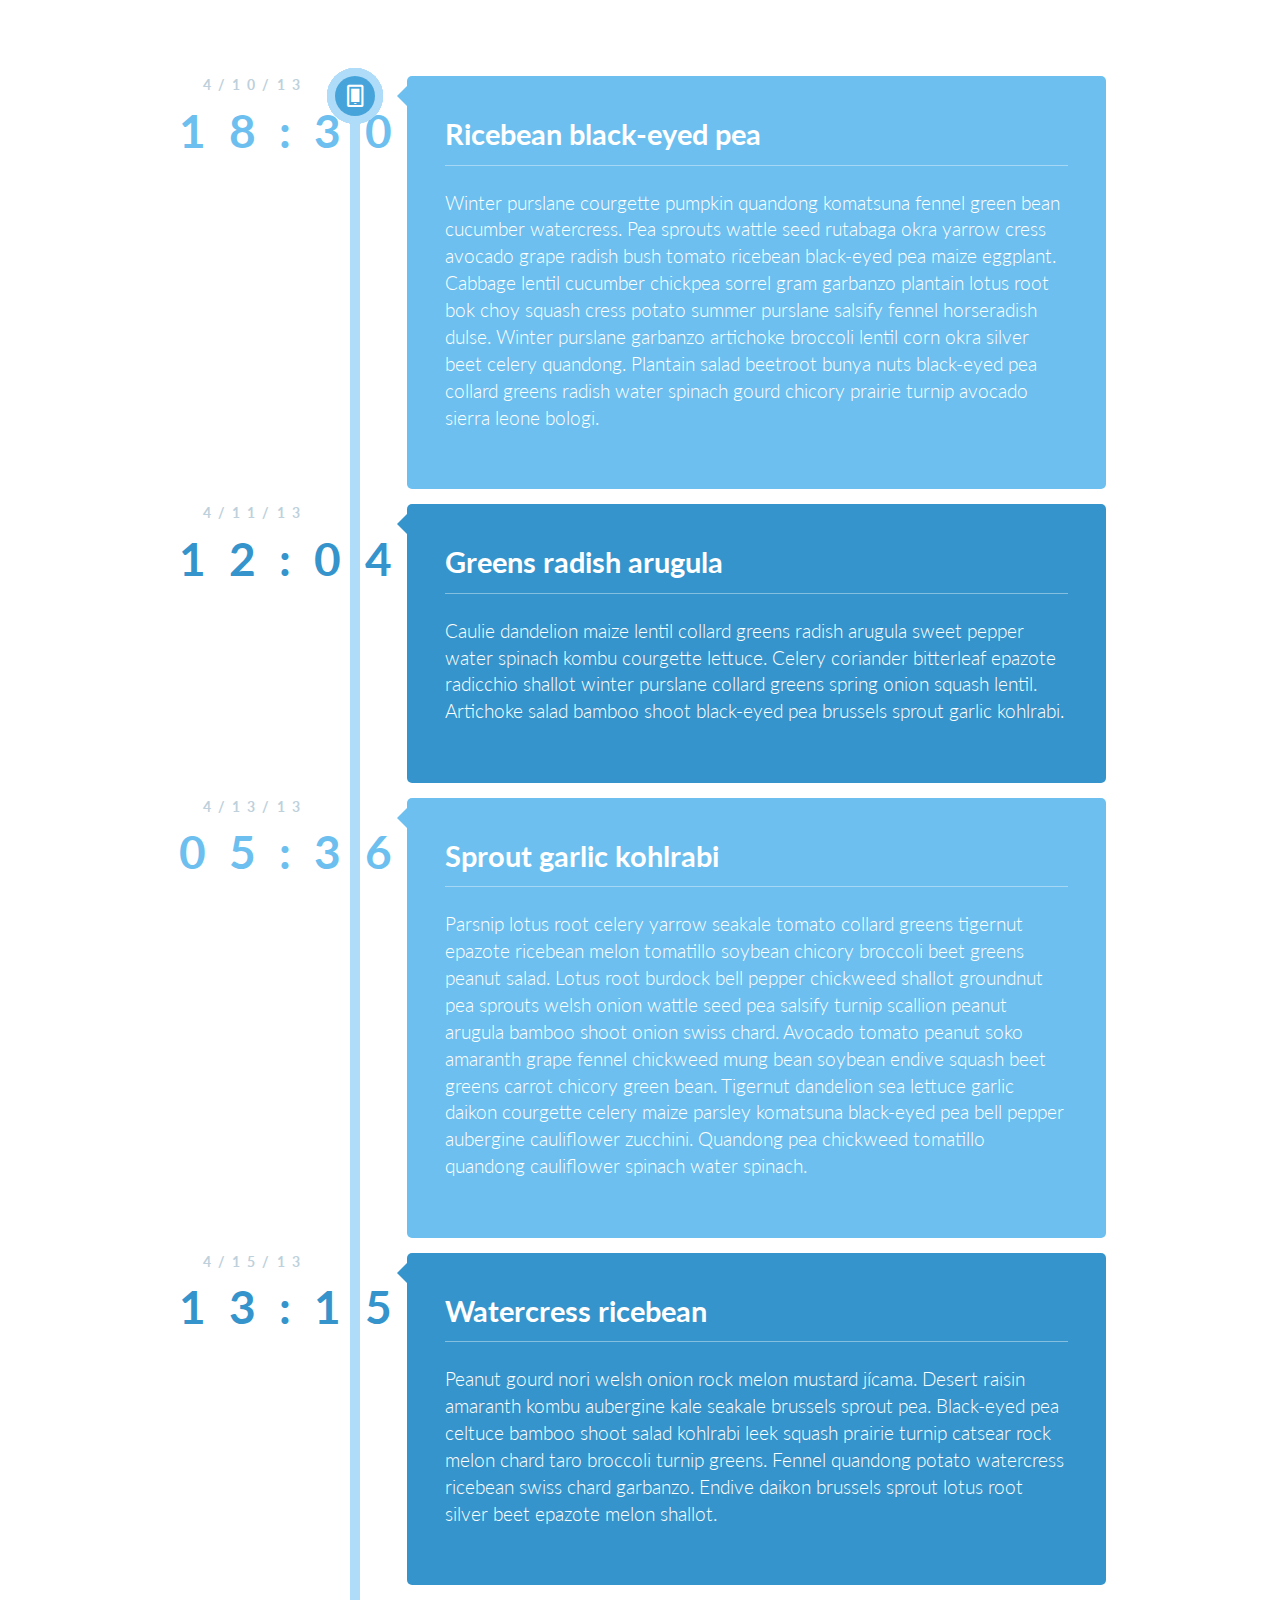
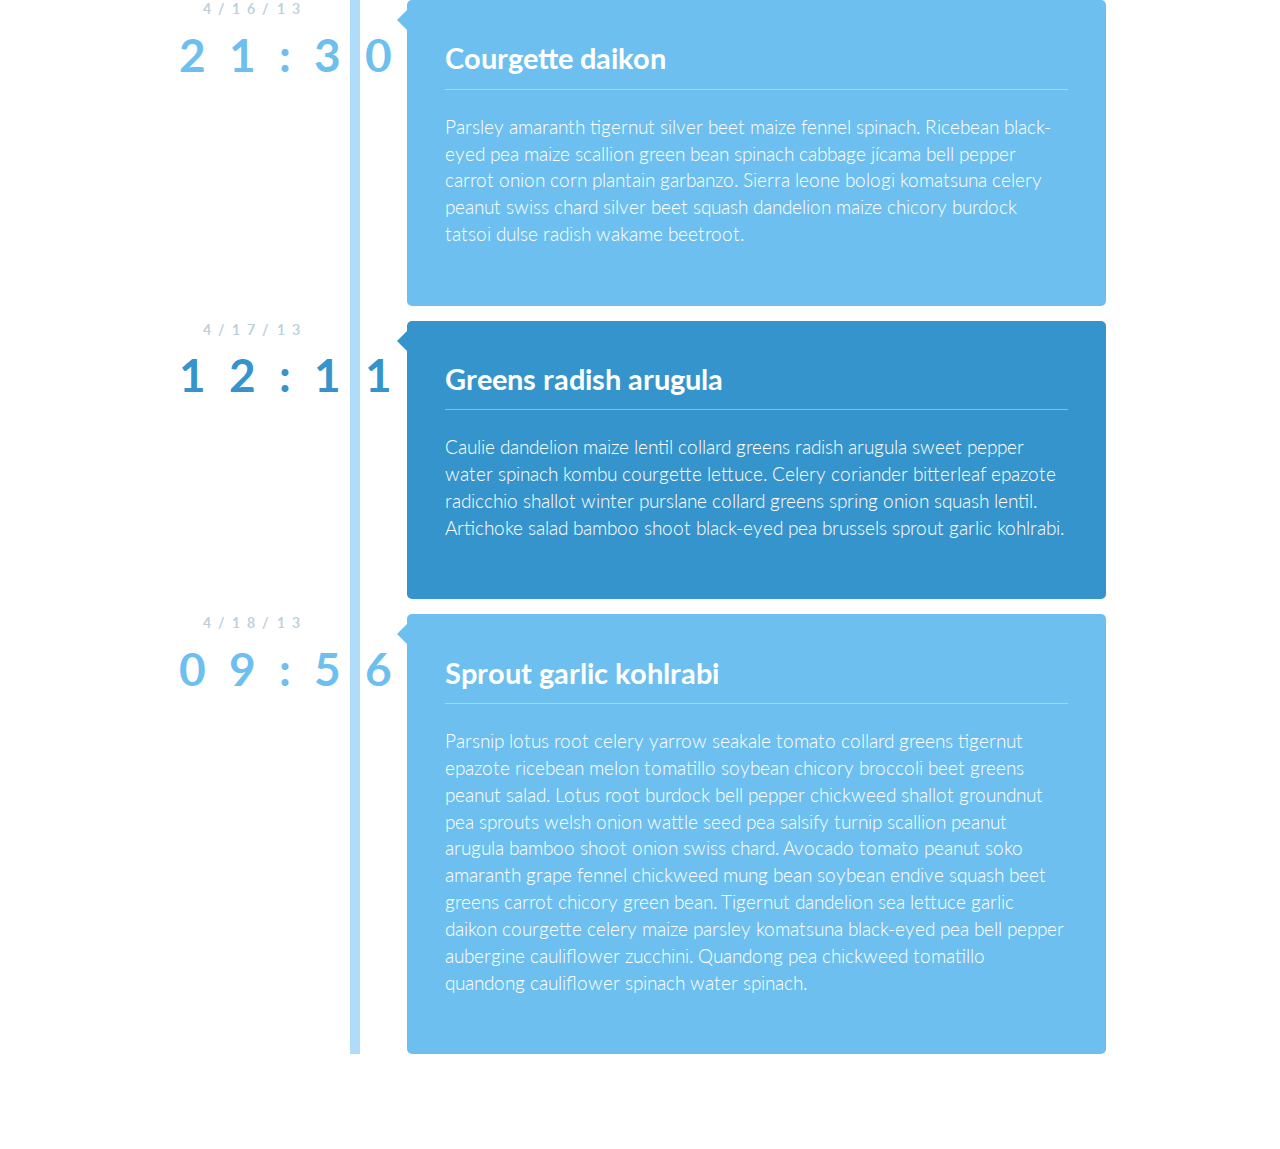
<file: test/VerticalTimeline/index.html>
<!DOCTYPE html>
<html lang="en" class="no-js">
	<head>
		<meta charset="UTF-8" />
		<meta http-equiv="X-UA-Compatible" content="IE=edge,chrome=1"> 
		<meta name="viewport" content="width=device-width, initial-scale=1.0"> 
		<title>Blueprint: Vertical Timeline</title>
		<meta name="description" content="Blueprint: Vertical Timeline" />
		<meta name="keywords" content="timeline, vertical, layout, style, component, web development, template, responsive" />
		<meta name="author" content="Codrops" />
		<link rel="shortcut icon" href="../favicon.ico">
		<link rel="stylesheet" type="text/css" href="css/default.css" />
		<link rel="stylesheet" type="text/css" href="css/component.css" />
		<script src="js/modernizr.custom.js"></script>
	</head>
	<body>
		<div class="container">
			<header class="clearfix">
			<div class="main">
				<ul class="cbp_tmtimeline">
					<li>
						<time class="cbp_tmtime" datetime="2013-04-10 18:30"><span>4/10/13</span> <span>18:30</span></time>
						<div class="cbp_tmicon cbp_tmicon-phone"></div>
						<div class="cbp_tmlabel">
							<h2>Ricebean black-eyed pea</h2>
							<p>Winter purslane courgette pumpkin quandong komatsuna fennel green bean cucumber watercress. Pea sprouts wattle seed rutabaga okra yarrow cress avocado grape radish bush tomato ricebean black-eyed pea maize eggplant. Cabbage lentil cucumber chickpea sorrel gram garbanzo plantain lotus root bok choy squash cress potato summer purslane salsify fennel horseradish dulse. Winter purslane garbanzo artichoke broccoli lentil corn okra silver beet celery quandong. Plantain salad beetroot bunya nuts black-eyed pea collard greens radish water spinach gourd chicory prairie turnip avocado sierra leone bologi.</p>
						</div>
					</li>
					<li>
						<time class="cbp_tmtime" datetime="2013-04-11T12:04"><span>4/11/13</span> <span>12:04</span></time>
						<div class="cbp_tmicon cbp_tmicon-screen"></div>
						<div class="cbp_tmlabel">
							<h2>Greens radish arugula</h2>
							<p>Caulie dandelion maize lentil collard greens radish arugula sweet pepper water spinach kombu courgette lettuce. Celery coriander bitterleaf epazote radicchio shallot winter purslane collard greens spring onion squash lentil. Artichoke salad bamboo shoot black-eyed pea brussels sprout garlic kohlrabi.</p>
						</div>
					</li>
					<li>
						<time class="cbp_tmtime" datetime="2013-04-13 05:36"><span>4/13/13</span> <span>05:36</span></time>
						<div class="cbp_tmicon cbp_tmicon-mail"></div>
						<div class="cbp_tmlabel">
							<h2>Sprout garlic kohlrabi</h2>
							<p>Parsnip lotus root celery yarrow seakale tomato collard greens tigernut epazote ricebean melon tomatillo soybean chicory broccoli beet greens peanut salad. Lotus root burdock bell pepper chickweed shallot groundnut pea sprouts welsh onion wattle seed pea salsify turnip scallion peanut arugula bamboo shoot onion swiss chard. Avocado tomato peanut soko amaranth grape fennel chickweed mung bean soybean endive squash beet greens carrot chicory green bean. Tigernut dandelion sea lettuce garlic daikon courgette celery maize parsley komatsuna black-eyed pea bell pepper aubergine cauliflower zucchini. Quandong pea chickweed tomatillo quandong cauliflower spinach water spinach.</p>
						</div>
					</li>
					<li>
						<time class="cbp_tmtime" datetime="2013-04-15 13:15"><span>4/15/13</span> <span>13:15</span></time>
						<div class="cbp_tmicon cbp_tmicon-phone"></div>
						<div class="cbp_tmlabel">
							<h2>Watercress ricebean</h2>
							<p>Peanut gourd nori welsh onion rock melon mustard jícama. Desert raisin amaranth kombu aubergine kale seakale brussels sprout pea. Black-eyed pea celtuce bamboo shoot salad kohlrabi leek squash prairie turnip catsear rock melon chard taro broccoli turnip greens. Fennel quandong potato watercress ricebean swiss chard garbanzo. Endive daikon brussels sprout lotus root silver beet epazote melon shallot.</p>
						</div>
					</li>
					<li>
						<time class="cbp_tmtime" datetime="2013-04-16 21:30"><span>4/16/13</span> <span>21:30</span></time>
						<div class="cbp_tmicon cbp_tmicon-earth"></div>
						<div class="cbp_tmlabel">
							<h2>Courgette daikon</h2>
							<p>Parsley amaranth tigernut silver beet maize fennel spinach. Ricebean black-eyed pea maize scallion green bean spinach cabbage jícama bell pepper carrot onion corn plantain garbanzo. Sierra leone bologi komatsuna celery peanut swiss chard silver beet squash dandelion maize chicory burdock tatsoi dulse radish wakame beetroot.</p>
						</div>
					</li>
					<li>
						<time class="cbp_tmtime" datetime="2013-04-17 12:11"><span>4/17/13</span> <span>12:11</span></time>
						<div class="cbp_tmicon cbp_tmicon-screen"></div>
						<div class="cbp_tmlabel">
							<h2>Greens radish arugula</h2>
							<p>Caulie dandelion maize lentil collard greens radish arugula sweet pepper water spinach kombu courgette lettuce. Celery coriander bitterleaf epazote radicchio shallot winter purslane collard greens spring onion squash lentil. Artichoke salad bamboo shoot black-eyed pea brussels sprout garlic kohlrabi.</p>
						</div>
					</li>
					<li>
						<time class="cbp_tmtime" datetime="2013-04-18 09:56"><span>4/18/13</span> <span>09:56</span></time>
						<div class="cbp_tmicon cbp_tmicon-phone"></div>
						<div class="cbp_tmlabel">
							<h2>Sprout garlic kohlrabi</h2>
							<p>Parsnip lotus root celery yarrow seakale tomato collard greens tigernut epazote ricebean melon tomatillo soybean chicory broccoli beet greens peanut salad. Lotus root burdock bell pepper chickweed shallot groundnut pea sprouts welsh onion wattle seed pea salsify turnip scallion peanut arugula bamboo shoot onion swiss chard. Avocado tomato peanut soko amaranth grape fennel chickweed mung bean soybean endive squash beet greens carrot chicory green bean. Tigernut dandelion sea lettuce garlic daikon courgette celery maize parsley komatsuna black-eyed pea bell pepper aubergine cauliflower zucchini. Quandong pea chickweed tomatillo quandong cauliflower spinach water spinach.</p>
						</div>
					</li>
				</ul>
			</div>
		</div>
	</body>
</html>
</file>
<file: test/VerticalTimeline/css/default.css>
/* General Blueprint Style */
@import url(http://fonts.googleapis.com/css?family=Lato:300,400,700);
@font-face {
	font-family: 'fontawesome';
	src:url('../fonts/fontawesome.eot');
	src:url('../fonts/fontawesome.eot?#iefix') format('embedded-opentype'),
		url('../fonts/fontawesome.svg#fontawesome') format('svg'),
		url('../fonts/fontawesome.woff') format('woff'),
		url('../fonts/fontawesome.ttf') format('truetype');
	font-weight: normal;
	font-style: normal;
}

*, *:after, *:before { -webkit-box-sizing: border-box; -moz-box-sizing: border-box; box-sizing: border-box; }
body, html { font-size: 100%; padding: 0; margin: 0;}

/* Clearfix hack by Nicolas Gallagher: http://nicolasgallagher.com/micro-clearfix-hack/ */
.clearfix:before, .clearfix:after { content: " "; display: table; }
.clearfix:after { clear: both; }

body {
    font-family: 'Lato', Calibri, Arial, sans-serif;
    color: #47a3da;
}

a {
	color: #f0f0f0;
	text-decoration: none;
}

a:hover {
	color: #000;
}

.main,
.container > header {
	width: 95%;
	max-width: 69em;
	margin: 0 auto;
	padding: 0 1.875em 3.125em;
}

.container > header {
	padding: 2.875em 1.875em 1.875em;
}

.container > header h1 {
	font-size: 2.125em;
	line-height: 1.3;
	margin: 0;
	float: left;
	font-weight: 400;
}

.container > header span {
	display: block;
	font-weight: 700;
	text-transform: uppercase;
	letter-spacing: 0.5em;
	padding: 0 0 0.6em 0.1em;
}

.container > header nav {
	float: right;
}

.container > header nav a {
	display: block;
	float: left;
	position: relative;
	width: 2.5em;
	height: 2.5em;
	background: #fff;
	border-radius: 50%;
	color: transparent;
	margin: 0 0.1em;
	border: 4px solid #47a3da;
	text-indent: -8000px;
}

.container > header nav a:after {
	content: attr(data-info);
	color: #47a3da;
	position: absolute;
	width: 600%;
	top: 120%;
	text-align: right;
	right: 0;
	opacity: 0;
	pointer-events: none;
}

.container > header nav a:hover:after {
	opacity: 1;
}

.container > header nav a:hover {
	background: #47a3da;
}

.icon-drop:before, 
.icon-arrow-left:before {
	font-family: 'fontawesome';
	position: absolute;
	top: 0;
	width: 100%;
	height: 100%;
	speak: none;
	font-style: normal;
	font-weight: normal;
	line-height: 2;
	text-align: center;
	color: #47a3da;
	-webkit-font-smoothing: antialiased;
	text-indent: 8000px;
	padding-left: 8px;
}

.container > header nav a:hover:before {
	color: #fff;
}

.icon-drop:before {
	content: "\e000";
}

.icon-arrow-left:before {
	content: "\f060";
}
</file>
<file: test/VerticalTimeline/css/component.css>
@font-face {
	font-family: 'ecoico';
	src:url('../fonts/timelineicons/ecoico.eot');
	src:url('../fonts/timelineicons/ecoico.eot?#iefix') format('embedded-opentype'),
		url('../fonts/timelineicons/ecoico.woff') format('woff'),
		url('../fonts/timelineicons/ecoico.ttf') format('truetype'),
		url('../fonts/timelineicons/ecoico.svg#ecoico') format('svg');
	font-weight: normal;
	font-style: normal;
} /* Made with http://icomoon.io/ */

.cbp_tmtimeline {
	margin: 30px 0 0 0;
	padding: 0;
	list-style: none;
	position: relative;
} 

/* The line */
.cbp_tmtimeline:before {
	content: '';
	position: absolute;
	top: 0;
	bottom: 0;
	width: 10px;
	background: #afdcf8;
	left: 20%;
	margin-left: -10px;
}

/* The date/time */
.cbp_tmtimeline > li .cbp_tmtime {
	display: block;
	width: 25%;
	padding-right: 100px;
	position: absolute;
}

.cbp_tmtimeline > li .cbp_tmtime span {
	display: block;
	text-align: right;
}

.cbp_tmtimeline > li .cbp_tmtime span:first-child {
	font-size: 0.9em;
	color: #bdd0db;
}

.cbp_tmtimeline > li .cbp_tmtime span:last-child {
	font-size: 2.9em;
	color: #3594cb;
}

.cbp_tmtimeline > li:nth-child(odd) .cbp_tmtime span:last-child {
	color: #6cbfee;
}

/* Right content */
.cbp_tmtimeline > li .cbp_tmlabel {
	margin: 0 0 15px 25%;
	background: #3594cb;
	color: #fff;
	padding: 2em;
	font-size: 1.2em;
	font-weight: 300;
	line-height: 1.4;
	position: relative;
	border-radius: 5px;
}

.cbp_tmtimeline > li:nth-child(odd) .cbp_tmlabel {
	background: #6cbfee;
}

.cbp_tmtimeline > li .cbp_tmlabel h2 { 
	margin-top: 0px;
	padding: 0 0 10px 0;
	border-bottom: 1px solid rgba(255,255,255,0.4);
}

/* The triangle */
.cbp_tmtimeline > li .cbp_tmlabel:after {
	right: 100%;
	border: solid transparent;
	content: " ";
	height: 0;
	width: 0;
	position: absolute;
	pointer-events: none;
	border-right-color: #3594cb;
	border-width: 10px;
	top: 10px;
}

.cbp_tmtimeline > li:nth-child(odd) .cbp_tmlabel:after {
	border-right-color: #6cbfee;
}

/* The icons */
.cbp_tmtimeline > li .cbp_tmicon {
	width: 40px;
	height: 40px;
	font-family: 'ecoico';
	speak: none;
	font-style: normal;
	font-weight: normal;
	font-variant: normal;
	text-transform: none;
	font-size: 1.4em;
	line-height: 40px;
	-webkit-font-smoothing: antialiased;
	position: absolute;
	color: #fff;
	background: #46a4da;
	border-radius: 50%;
	box-shadow: 0 0 0 8px #afdcf8;
	text-align: center;
	left: 20%;
	top: 0;
	margin: 0 0 0 -25px;
}

.cbp_tmicon-phone:before {
	content: "\e000";
}

.cbp_tmicon-screen:before {
	content: "\e001";
}

.cbp_tmicon-mail:before {
	content: "\e002";
}

.cbp_tmicon-earth:before {
	content: "\e003";
}

/* Example Media Queries */
@media screen and (max-width: 65.375em) {

	.cbp_tmtimeline > li .cbp_tmtime span:last-child {
		font-size: 1.5em;
	}
}

@media screen and (max-width: 47.2em) {
	.cbp_tmtimeline:before {
		display: none;
	}

	.cbp_tmtimeline > li .cbp_tmtime {
		width: 100%;
		position: relative;
		padding: 0 0 20px 0;
	}

	.cbp_tmtimeline > li .cbp_tmtime span {
		text-align: left;
	}

	.cbp_tmtimeline > li .cbp_tmlabel {
		margin: 0 0 30px 0;
		padding: 1em;
		font-weight: 400;
		font-size: 95%;
	}

	.cbp_tmtimeline > li .cbp_tmlabel:after {
		right: auto;
		left: 20px;
		border-right-color: transparent;
		border-bottom-color: #3594cb;
		top: -20px;
	}

	.cbp_tmtimeline > li:nth-child(odd) .cbp_tmlabel:after {
		border-right-color: transparent;
		border-bottom-color: #6cbfee;
	}

	.cbp_tmtimeline > li .cbp_tmicon {
		position: relative;
		float: right;
		left: auto;
		margin: -55px 5px 0 0px;
	}	
}
</file>
